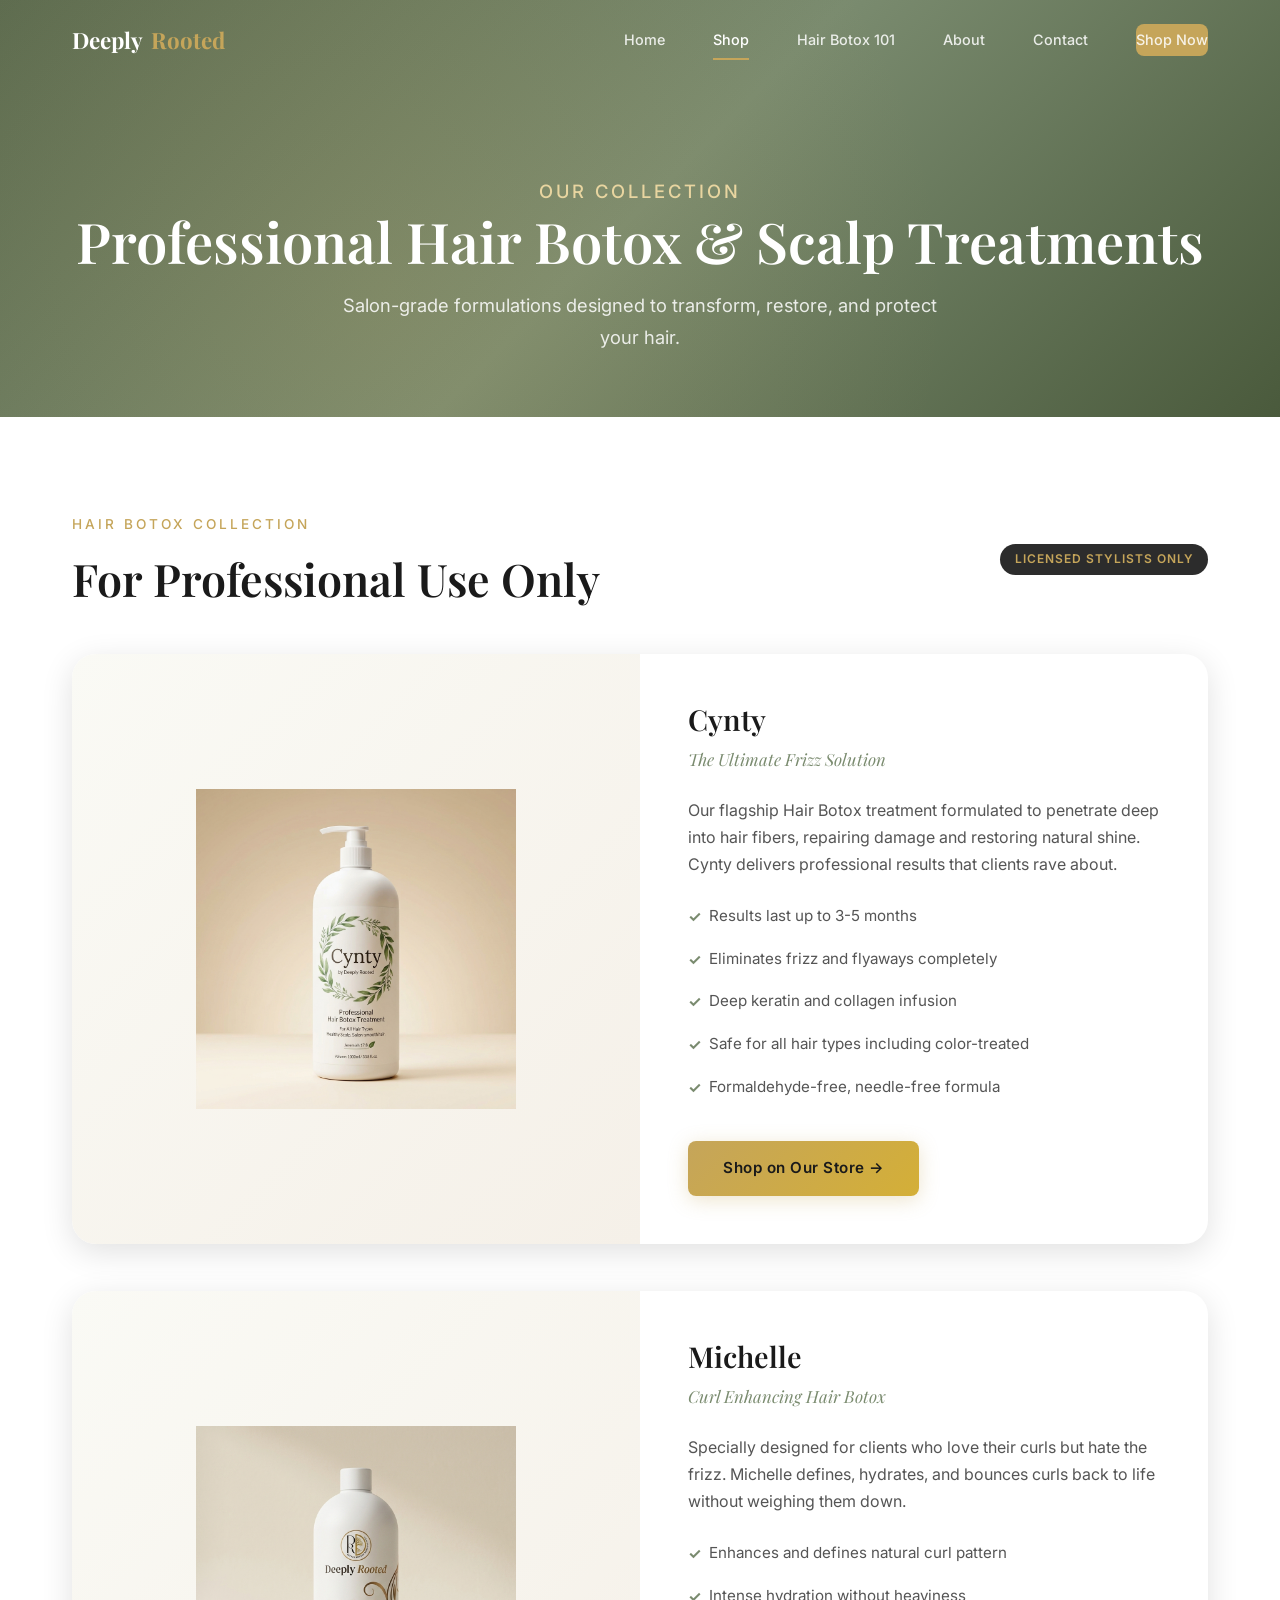
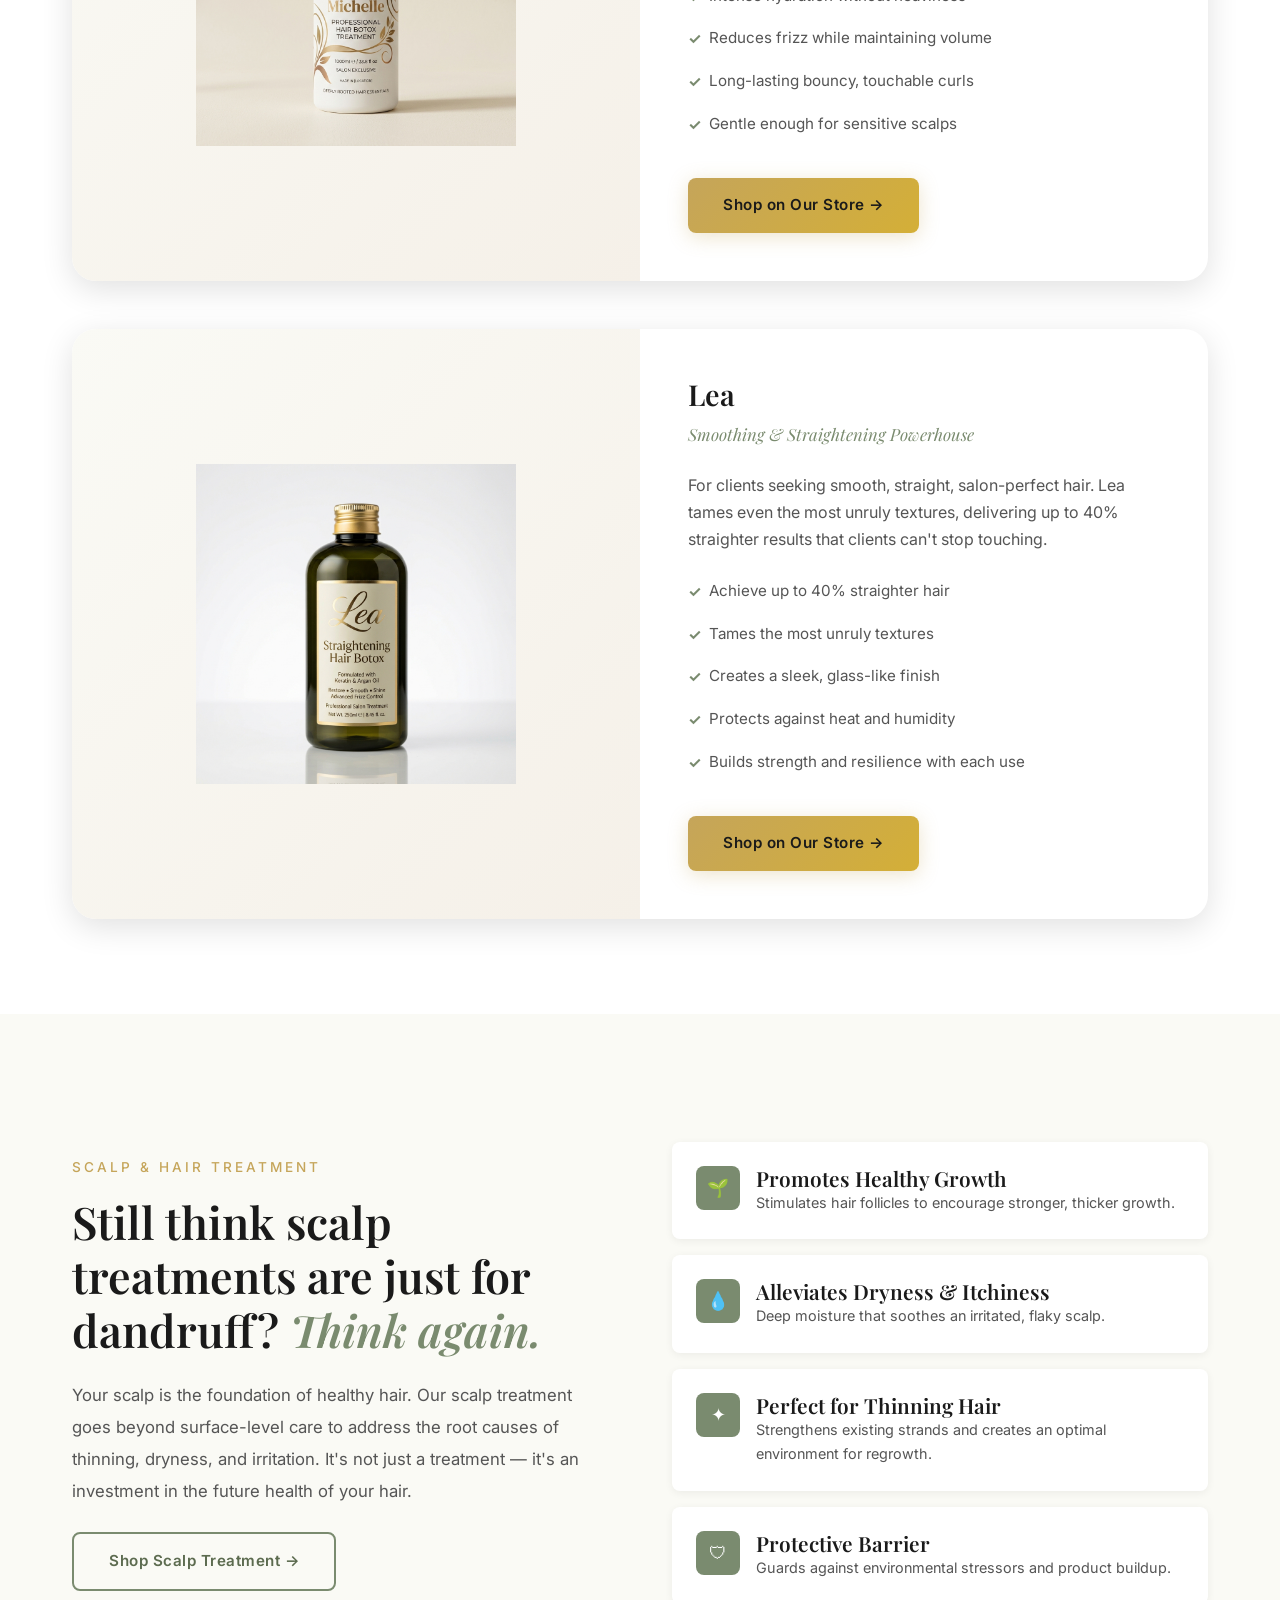
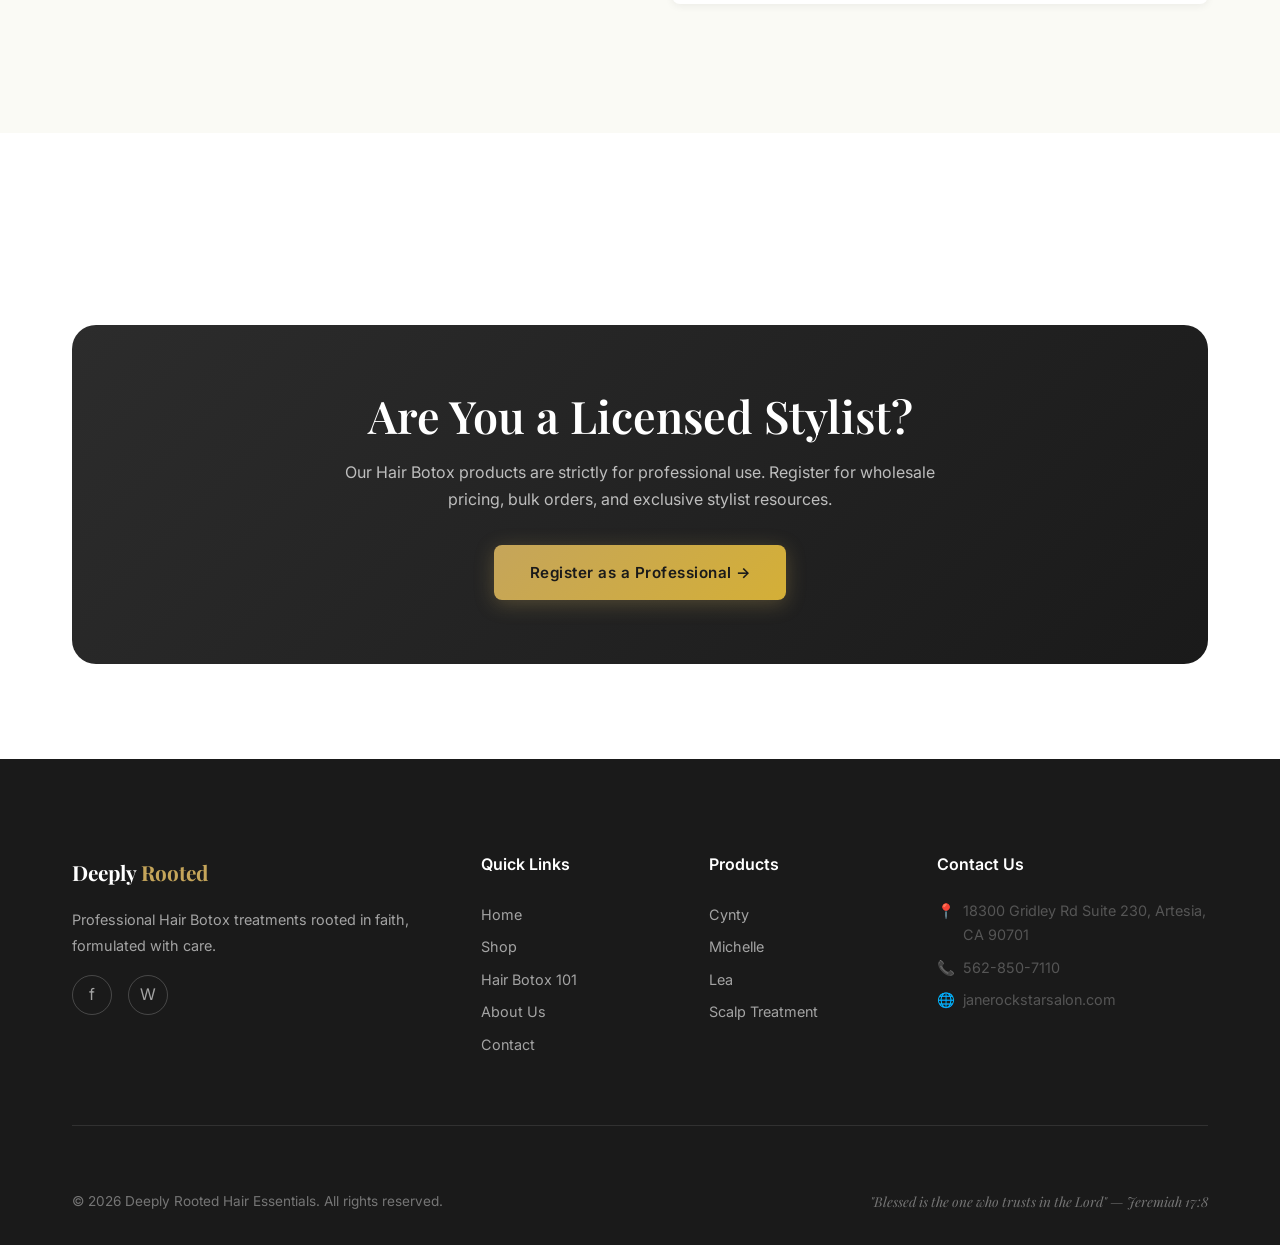
<file: products.html>
<!DOCTYPE html>
<html lang="en">
<head>
  <meta charset="UTF-8">
  <meta name="viewport" content="width=device-width, initial-scale=1.0">
  <title>Shop Hair Botox Treatments — Deeply Rooted Hair Essentials</title>
  <meta name="description" content="Shop professional Hair Botox treatments: Cynty, Michelle, and Lea. Plus scalp and hair treatments for thinning hair, dryness, and healthy growth.">
  <link rel="stylesheet" href="styles/main.css">
  <link rel="stylesheet" href="styles/pages/products.css">
</head>
<body>

  <!-- Navigation -->
  <nav class="navbar scrolled" id="navbar">
    <div class="container">
      <a href="index.html" class="nav-logo">Deeply <span>Rooted</span></a>
      <div class="nav-links">
        <a href="index.html">Home</a>
        <a href="products.html" class="active">Shop</a>
        <a href="hair-botox-101.html">Hair Botox 101</a>
        <a href="about.html">About</a>
        <a href="contact.html">Contact</a>
        <a href="https://hair-botox-deeply-rooted.myshopify.com" target="_blank" class="nav-cta">Shop Now</a>
      </div>
      <div class="hamburger" id="hamburger"><span></span><span></span><span></span></div>
    </div>
  </nav>
  <div class="mobile-overlay" id="mobile-overlay"></div>
  <div class="mobile-menu" id="mobile-menu">
    <a href="index.html">Home</a><a href="products.html">Shop</a><a href="hair-botox-101.html">Hair Botox 101</a><a href="about.html">About</a><a href="contact.html">Contact</a>
    <a href="https://hair-botox-deeply-rooted.myshopify.com" target="_blank" class="btn btn-primary" style="margin-top:1rem;">Shop Now</a>
  </div>

  <!-- Page Hero -->
  <section class="page-hero products-hero">
    <div class="container">
      <p class="subtitle" style="color:var(--color-gold-light);">Our Collection</p>
      <h1>Professional Hair Botox & Scalp Treatments</h1>
      <p>Salon-grade formulations designed to transform, restore, and protect your hair.</p>
    </div>
  </section>

  <!-- Hair Botox Product Line -->
  <section class="product-line section" id="hair-botox-line">
    <div class="container">
      <div class="product-line-header">
        <div>
          <p class="subtitle">Hair Botox Collection</p>
          <h2>For Professional Use Only</h2>
        </div>
        <span class="badge badge-pro">Licensed Stylists Only</span>
      </div>

      <!-- Cynty -->
      <div class="product-detail-card reveal" style="margin-bottom: var(--space-2xl);">
        <div class="product-detail-image">
          <img src="assets/images/product-cynty.png" alt="Cynty Hair Botox Treatment">
        </div>
        <div class="product-detail-info">
          <h3>Cynty</h3>
          <p class="product-tagline">The Ultimate Frizz Solution</p>
          <p>Our flagship Hair Botox treatment formulated to penetrate deep into hair fibers, repairing damage and restoring natural shine. Cynty delivers professional results that clients rave about.</p>
          <ul class="product-features">
            <li>Results last up to 3-5 months</li>
            <li>Eliminates frizz and flyaways completely</li>
            <li>Deep keratin and collagen infusion</li>
            <li>Safe for all hair types including color-treated</li>
            <li>Formaldehyde-free, needle-free formula</li>
          </ul>
          <a href="https://hair-botox-deeply-rooted.myshopify.com" target="_blank" class="btn btn-primary" style="align-self:flex-start;">Shop on Our Store →</a>
        </div>
      </div>

      <!-- Michelle -->
      <div class="product-detail-card reveal" style="margin-bottom: var(--space-2xl);">
        <div class="product-detail-image">
          <img src="assets/images/product-michelle.png" alt="Michelle Hair Botox Treatment">
        </div>
        <div class="product-detail-info">
          <h3>Michelle</h3>
          <p class="product-tagline">Curl Enhancing Hair Botox</p>
          <p>Specially designed for clients who love their curls but hate the frizz. Michelle defines, hydrates, and bounces curls back to life without weighing them down.</p>
          <ul class="product-features">
            <li>Enhances and defines natural curl pattern</li>
            <li>Intense hydration without heaviness</li>
            <li>Reduces frizz while maintaining volume</li>
            <li>Long-lasting bouncy, touchable curls</li>
            <li>Gentle enough for sensitive scalps</li>
          </ul>
          <a href="https://hair-botox-deeply-rooted.myshopify.com" target="_blank" class="btn btn-primary" style="align-self:flex-start;">Shop on Our Store →</a>
        </div>
      </div>

      <!-- Lea -->
      <div class="product-detail-card reveal">
        <div class="product-detail-image">
          <img src="assets/images/product-lea.png" alt="Lea Hair Botox Treatment">
        </div>
        <div class="product-detail-info">
          <h3>Lea</h3>
          <p class="product-tagline">Smoothing & Straightening Powerhouse</p>
          <p>For clients seeking smooth, straight, salon-perfect hair. Lea tames even the most unruly textures, delivering up to 40% straighter results that clients can't stop touching.</p>
          <ul class="product-features">
            <li>Achieve up to 40% straighter hair</li>
            <li>Tames the most unruly textures</li>
            <li>Creates a sleek, glass-like finish</li>
            <li>Protects against heat and humidity</li>
            <li>Builds strength and resilience with each use</li>
          </ul>
          <a href="https://hair-botox-deeply-rooted.myshopify.com" target="_blank" class="btn btn-primary" style="align-self:flex-start;">Shop on Our Store →</a>
        </div>
      </div>
    </div>
  </section>

  <!-- Scalp & Hair Treatment -->
  <section class="scalp-section" id="scalp-treatment">
    <div class="container">
      <div class="scalp-grid">
        <div class="reveal">
          <p class="subtitle">Scalp & Hair Treatment</p>
          <h2>Still think scalp treatments are just for dandruff? <em style="color:var(--color-sage);">Think again.</em></h2>
          <p style="font-size:1.05rem; line-height:1.9; margin: var(--space-lg) 0;">
            Your scalp is the foundation of healthy hair. Our scalp treatment goes beyond surface-level care to address the root causes of thinning, dryness, and irritation. It's not just a treatment — it's an investment in the future health of your hair.
          </p>
          <a href="https://hair-botox-deeply-rooted.myshopify.com" target="_blank" class="btn btn-outline">Shop Scalp Treatment →</a>
        </div>
        <div class="scalp-benefits-list reveal reveal-delay-1">
          <div class="scalp-benefit-item">
            <div class="scalp-benefit-icon">🌱</div>
            <div>
              <h4>Promotes Healthy Growth</h4>
              <p style="margin:0; font-size:0.9rem;">Stimulates hair follicles to encourage stronger, thicker growth.</p>
            </div>
          </div>
          <div class="scalp-benefit-item">
            <div class="scalp-benefit-icon">💧</div>
            <div>
              <h4>Alleviates Dryness & Itchiness</h4>
              <p style="margin:0; font-size:0.9rem;">Deep moisture that soothes an irritated, flaky scalp.</p>
            </div>
          </div>
          <div class="scalp-benefit-item">
            <div class="scalp-benefit-icon">✦</div>
            <div>
              <h4>Perfect for Thinning Hair</h4>
              <p style="margin:0; font-size:0.9rem;">Strengthens existing strands and creates an optimal environment for regrowth.</p>
            </div>
          </div>
          <div class="scalp-benefit-item">
            <div class="scalp-benefit-icon">🛡</div>
            <div>
              <h4>Protective Barrier</h4>
              <p style="margin:0; font-size:0.9rem;">Guards against environmental stressors and product buildup.</p>
            </div>
          </div>
        </div>
      </div>
    </div>
  </section>

  <!-- Professional CTA -->
  <section class="section">
    <div class="container">
      <div class="pro-cta-banner reveal">
        <h2>Are You a Licensed Stylist?</h2>
        <p>Our Hair Botox products are strictly for professional use. Register for wholesale pricing, bulk orders, and exclusive stylist resources.</p>
        <a href="contact.html#pro-registration" class="btn btn-primary">Register as a Professional →</a>
      </div>
    </div>
  </section>

  <!-- Footer -->
  <footer class="footer">
    <div class="container">
      <div class="footer-grid">
        <div class="footer-brand">
          <a href="index.html" class="nav-logo">Deeply <span>Rooted</span></a>
          <p>Professional Hair Botox treatments rooted in faith, formulated with care.</p>
          <div class="footer-social" style="margin-top:1rem;">
            <a href="https://www.facebook.com/profile.php?id=deeplyrooted" target="_blank" aria-label="Facebook">f</a>
            <a href="https://janerockstarsalon.com" target="_blank" aria-label="Website">W</a>
          </div>
        </div>
        <div><h4>Quick Links</h4><div class="footer-links"><a href="index.html">Home</a><a href="products.html">Shop</a><a href="hair-botox-101.html">Hair Botox 101</a><a href="about.html">About Us</a><a href="contact.html">Contact</a></div></div>
        <div><h4>Products</h4><div class="footer-links"><a href="products.html">Cynty</a><a href="products.html">Michelle</a><a href="products.html">Lea</a><a href="products.html">Scalp Treatment</a></div></div>
        <div><h4>Contact Us</h4><div class="footer-contact"><p><span>📍</span> 18300 Gridley Rd Suite 230, Artesia, CA 90701</p><p><span>📞</span> <a href="tel:5628507110">562-850-7110</a></p><p><span>🌐</span> <a href="https://janerockstarsalon.com" target="_blank">janerockstarsalon.com</a></p></div></div>
      </div>
      <div class="footer-bottom">
        <p>&copy; 2026 Deeply Rooted Hair Essentials. All rights reserved.</p>
        <p class="footer-scripture">"Blessed is the one who trusts in the Lord" — Jeremiah 17:8</p>
      </div>
    </div>
  </footer>

  <script src="scripts/main.js"></script>
</body>
</html>
</file>
<file: styles/main.css>
/* ============================================
   DEEPLY ROOTED HAIR ESSENTIALS — DESIGN SYSTEM
   ============================================ */

/* Google Fonts */
@import url('https://fonts.googleapis.com/css2?family=Playfair+Display:ital,wght@0,400;0,500;0,600;0,700;1,400;1,500&family=Inter:wght@300;400;500;600;700&display=swap');

/* ---- Design Tokens ---- */
:root {
  /* Colors */
  --color-sage: #7A8B6F;
  --color-sage-light: #9BAF8E;
  --color-sage-dark: #5C6B4F;
  --color-olive: #4A5A3C;
  --color-gold: #C5A55A;
  --color-gold-bright: #D4AF37;
  --color-gold-light: #E8D5A0;
  --color-white: #FFFFFF;
  --color-cream: #FAFAF5;
  --color-cream-warm: #F5F0E8;
  --color-charcoal: #2C2C2C;
  --color-black: #1A1A1A;
  --color-gray-100: #F7F7F7;
  --color-gray-200: #E8E8E8;
  --color-gray-300: #D1D1D1;
  --color-gray-500: #888888;
  --color-gray-700: #555555;
  --color-error: #C0392B;
  --color-success: #27AE60;

  /* Typography */
  --font-heading: 'Playfair Display', Georgia, serif;
  --font-body: 'Inter', -apple-system, sans-serif;

  /* Spacing */
  --space-xs: 0.25rem;
  --space-sm: 0.5rem;
  --space-md: 1rem;
  --space-lg: 1.5rem;
  --space-xl: 2rem;
  --space-2xl: 3rem;
  --space-3xl: 4rem;
  --space-4xl: 6rem;
  --space-5xl: 8rem;

  /* Layout */
  --max-width: 1200px;
  --nav-height: 80px;

  /* Borders & Radius */
  --radius-sm: 4px;
  --radius-md: 8px;
  --radius-lg: 16px;
  --radius-xl: 24px;
  --radius-full: 50%;

  /* Shadows */
  --shadow-sm: 0 2px 8px rgba(0,0,0,0.06);
  --shadow-md: 0 4px 16px rgba(0,0,0,0.08);
  --shadow-lg: 0 8px 32px rgba(0,0,0,0.12);
  --shadow-xl: 0 16px 48px rgba(0,0,0,0.16);
  --shadow-gold: 0 4px 20px rgba(197,165,90,0.3);

  /* Transitions */
  --transition-fast: 0.2s ease;
  --transition-base: 0.3s ease;
  --transition-slow: 0.5s ease;
  --transition-spring: 0.4s cubic-bezier(0.175, 0.885, 0.32, 1.275);
}

/* ---- Reset ---- */
*, *::before, *::after { box-sizing: border-box; margin: 0; padding: 0; }
html { scroll-behavior: smooth; font-size: 16px; }
body {
  font-family: var(--font-body);
  color: var(--color-charcoal);
  background: var(--color-white);
  line-height: 1.7;
  overflow-x: hidden;
  -webkit-font-smoothing: antialiased;
}
img { max-width: 100%; height: auto; display: block; }
a { text-decoration: none; color: inherit; transition: color var(--transition-fast); }
ul, ol { list-style: none; }
button, input, textarea, select {
  font-family: inherit; font-size: inherit; border: none; outline: none; background: none;
}
button { cursor: pointer; }

/* ---- Typography ---- */
h1, h2, h3, h4, h5 { font-family: var(--font-heading); font-weight: 600; line-height: 1.2; color: var(--color-black); }
h1 { font-size: clamp(2.2rem, 5vw, 3.5rem); }
h2 { font-size: clamp(1.8rem, 4vw, 2.8rem); }
h3 { font-size: clamp(1.3rem, 3vw, 1.8rem); }
h4 { font-size: clamp(1.1rem, 2vw, 1.3rem); }
p { margin-bottom: var(--space-md); color: var(--color-gray-700); }
.text-gold { color: var(--color-gold); }
.text-sage { color: var(--color-sage); }
.text-center { text-align: center; }
.subtitle {
  font-family: var(--font-body);
  font-size: 0.85rem;
  font-weight: 500;
  letter-spacing: 3px;
  text-transform: uppercase;
  color: var(--color-gold);
}

/* ---- Layout ---- */
.container { max-width: var(--max-width); margin: 0 auto; padding: 0 var(--space-xl); }
.section { padding: var(--space-4xl) 0; }
.section-header { text-align: center; max-width: 700px; margin: 0 auto var(--space-2xl); }
.section-header h2 { margin-bottom: var(--space-md); }
.section-header p { font-size: 1.1rem; }
.grid-2 { display: grid; grid-template-columns: repeat(2, 1fr); gap: var(--space-2xl); align-items: center; }
.grid-3 { display: grid; grid-template-columns: repeat(3, 1fr); gap: var(--space-xl); }
.grid-4 { display: grid; grid-template-columns: repeat(4, 1fr); gap: var(--space-xl); }

/* ---- Buttons ---- */
.btn {
  display: inline-flex; align-items: center; justify-content: center; gap: var(--space-sm);
  padding: 0.9rem 2.2rem; border-radius: var(--radius-md); font-weight: 600;
  font-size: 0.95rem; letter-spacing: 0.5px; transition: all var(--transition-base);
  position: relative; overflow: hidden;
}
.btn-primary {
  background: linear-gradient(135deg, var(--color-gold), var(--color-gold-bright));
  color: var(--color-black); box-shadow: var(--shadow-gold);
}
.btn-primary:hover { transform: translateY(-2px); box-shadow: 0 6px 28px rgba(197,165,90,0.45); }
.btn-secondary {
  background: transparent; color: var(--color-white);
  border: 2px solid rgba(255,255,255,0.6);
}
.btn-secondary:hover { background: rgba(255,255,255,0.1); border-color: var(--color-white); }
.btn-outline {
  background: transparent; color: var(--color-sage-dark);
  border: 2px solid var(--color-sage);
}
.btn-outline:hover { background: var(--color-sage); color: var(--color-white); }
.btn-dark {
  background: var(--color-charcoal); color: var(--color-white);
}
.btn-dark:hover { background: var(--color-black); transform: translateY(-2px); }

/* ---- Navigation ---- */
.navbar {
  position: fixed; top: 0; left: 0; right: 0; z-index: 1000;
  height: var(--nav-height); display: flex; align-items: center;
  transition: all var(--transition-base);
  background: transparent;
}
.navbar.scrolled {
  background: rgba(255, 255, 255, 0.65); backdrop-filter: blur(16px); -webkit-backdrop-filter: blur(16px);
  box-shadow: 0 1px 12px rgba(0,0,0,0.04);
}
.navbar .container { display: flex; align-items: center; justify-content: space-between; width: 100%; }
.nav-logo {
  display: flex; align-items: center; gap: 0.5rem;
  font-family: var(--font-heading); font-size: 1.4rem; font-weight: 700;
  color: var(--color-white); transition: color var(--transition-base);
  text-decoration: none;
}
.nav-logo span { color: var(--color-gold); }
.navbar.scrolled .nav-logo { color: var(--color-charcoal); }
.navbar.scrolled .nav-logo-text { color: var(--color-charcoal) !important; text-shadow: 0 1px 3px rgba(255,255,255,0.5); }
.navbar.scrolled .nav-logo-text em,
.navbar.scrolled .nav-logo-text span { color: var(--color-gold) !important; }
.nav-links { display: flex; align-items: center; gap: var(--space-2xl); }
.nav-links a {
  font-size: 0.9rem; font-weight: 500; color: rgba(255,255,255,0.85);
  position: relative; padding: var(--space-xs) 0;
  transition: color var(--transition-fast);
}
.nav-links a::after {
  content: ''; position: absolute; bottom: -4px; left: 0; width: 0; height: 2px;
  background: var(--color-gold); transition: width var(--transition-base);
}
.nav-links a:hover, .nav-links a.active { color: var(--color-white); }
.nav-links a:hover::after, .nav-links a.active::after { width: 100%; }
.navbar.scrolled .nav-links a { color: var(--color-charcoal); font-weight: 600; text-shadow: 0 1px 3px rgba(255,255,255,0.5); }
.navbar.scrolled .nav-links a:hover, .navbar.scrolled .nav-links a.active { color: var(--color-gold); }
.nav-cta {
  padding: 0.6rem 1.6rem; border-radius: var(--radius-md); font-weight: 600; font-size: 0.85rem;
  background: var(--color-gold); color: var(--color-black);
  transition: all var(--transition-base);
}
.nav-cta:hover { background: var(--color-gold-bright); transform: translateY(-1px); }
.nav-cta::after { display: none !important; }

/* Hamburger */
.hamburger { display: none; flex-direction: column; gap: 5px; cursor: pointer; z-index: 1001; }
.hamburger span {
  width: 26px; height: 2.5px; background: var(--color-white); border-radius: 2px;
  transition: all var(--transition-base);
}
.navbar.scrolled .hamburger span { background: var(--color-charcoal); }
.hamburger.active span:nth-child(1) { transform: rotate(45deg) translate(5px, 5px); }
.hamburger.active span:nth-child(2) { opacity: 0; }
.hamburger.active span:nth-child(3) { transform: rotate(-45deg) translate(5px, -5px); }

/* Mobile Menu */
.mobile-menu {
  display: none; position: fixed; top: 0; right: -100%; width: 80%; max-width: 360px; height: 100vh;
  background: var(--color-white); z-index: 999; padding: 100px var(--space-2xl) var(--space-2xl);
  box-shadow: var(--shadow-xl); transition: right var(--transition-slow);
  flex-direction: column; gap: var(--space-lg);
}
.mobile-menu.open { right: 0; }
.mobile-menu a {
  font-size: 1.1rem; font-weight: 500; color: var(--color-charcoal);
  padding: var(--space-md) 0; border-bottom: 1px solid var(--color-gray-200);
  display: block;
}
.mobile-menu a:hover { color: var(--color-sage-dark); }
.mobile-overlay {
  display: none; position: fixed; inset: 0; background: rgba(0,0,0,0.5); z-index: 998;
  opacity: 0; transition: opacity var(--transition-base);
}
.mobile-overlay.open { opacity: 1; }

/* ---- Cards ---- */
.card {
  background: var(--color-white); border-radius: var(--radius-lg);
  overflow: hidden; box-shadow: var(--shadow-md);
  transition: all var(--transition-base);
}
.card:hover { transform: translateY(-6px); box-shadow: var(--shadow-lg); }
.card-image { width: 100%; aspect-ratio: 1; overflow: hidden; background: var(--color-cream); }
.card-image img { width: 100%; height: 100%; object-fit: cover; transition: transform var(--transition-slow); }
.card:hover .card-image img { transform: scale(1.05); }
.card-body { padding: var(--space-lg); }
.card-body h3 { margin-bottom: var(--space-sm); }
.card-body p { font-size: 0.95rem; }

/* ---- Badges ---- */
.badge {
  display: inline-flex; align-items: center; gap: var(--space-xs);
  padding: 0.35rem 0.9rem; border-radius: var(--radius-xl); font-size: 0.75rem;
  font-weight: 600; text-transform: uppercase; letter-spacing: 1px;
}
.badge-gold { background: var(--color-gold-light); color: var(--color-olive); }
.badge-sage { background: rgba(122,139,111,0.15); color: var(--color-sage-dark); }
.badge-pro { background: var(--color-charcoal); color: var(--color-gold); }

/* ---- Forms ---- */
.form-group { margin-bottom: var(--space-lg); }
.form-group label {
  display: block; font-weight: 600; font-size: 0.9rem;
  margin-bottom: var(--space-sm); color: var(--color-charcoal);
}
.form-group label .required { color: var(--color-error); }
.form-input, .form-textarea, .form-select {
  width: 100%; padding: 0.85rem 1rem; border: 2px solid var(--color-gray-200);
  border-radius: var(--radius-md); font-size: 0.95rem;
  transition: border-color var(--transition-fast), box-shadow var(--transition-fast);
  background: var(--color-white);
}
.form-input:focus, .form-textarea:focus, .form-select:focus {
  border-color: var(--color-sage); box-shadow: 0 0 0 3px rgba(122,139,111,0.15);
}
.form-input.error, .form-textarea.error { border-color: var(--color-error); }
.form-textarea { min-height: 140px; resize: vertical; }
.form-error { color: var(--color-error); font-size: 0.8rem; margin-top: var(--space-xs); display: none; }
.form-success {
  background: rgba(39,174,96,0.1); border: 1px solid var(--color-success);
  color: var(--color-success); padding: var(--space-lg); border-radius: var(--radius-md);
  text-align: center; display: none;
}

/* ---- Page Hero ---- */
.page-hero {
  padding: calc(var(--nav-height) + var(--space-4xl)) 0 var(--space-4xl);
  background: linear-gradient(135deg, var(--color-sage-dark) 0%, var(--color-sage) 50%, var(--color-olive) 100%);
  color: var(--color-white); text-align: center; position: relative; overflow: hidden;
}
.page-hero::before {
  content: ''; position: absolute; inset: 0;
  background: radial-gradient(circle at 30% 70%, rgba(197,165,90,0.15) 0%, transparent 60%);
}
.page-hero h1 { color: var(--color-white); margin-bottom: var(--space-md); position: relative; }
.page-hero p { color: rgba(255,255,255,0.85); font-size: 1.15rem; max-width: 600px; margin: 0 auto; position: relative; }

/* ---- Footer ---- */
.footer {
  background: var(--color-black); color: rgba(255,255,255,0.7); padding: var(--space-4xl) 0 var(--space-xl);
}
.footer-grid {
  display: grid; grid-template-columns: 2fr 1fr 1fr 1.5fr; gap: var(--space-2xl);
  padding-bottom: var(--space-3xl); border-bottom: 1px solid rgba(255,255,255,0.1);
}
.footer-brand .nav-logo { color: var(--color-white); font-size: 1.3rem; display: inline-block; margin-bottom: var(--space-md); }
.footer-brand p { font-size: 0.9rem; line-height: 1.8; color: rgba(255,255,255,0.6); }
.footer h4 { color: var(--color-white); font-size: 1rem; margin-bottom: var(--space-lg); font-family: var(--font-body); font-weight: 600; }
.footer-links a { display: block; padding: var(--space-xs) 0; color: rgba(255,255,255,0.6); font-size: 0.9rem; }
.footer-links a:hover { color: var(--color-gold); }
.footer-contact p { font-size: 0.9rem; margin-bottom: var(--space-sm); display: flex; align-items: flex-start; gap: var(--space-sm); }
.footer-contact p span { color: var(--color-gold); flex-shrink: 0; }
.footer-bottom {
  display: flex; justify-content: space-between; align-items: center;
  padding-top: var(--space-xl); margin-top: var(--space-xl);
}
.footer-bottom p { font-size: 0.85rem; color: rgba(255,255,255,0.4); margin: 0; }
.footer-scripture { font-family: var(--font-heading); font-style: italic; font-size: 0.9rem; color: rgba(255,255,255,0.5); }
.footer-social { display: flex; gap: var(--space-md); }
.footer-social a {
  width: 40px; height: 40px; border-radius: var(--radius-full);
  border: 1px solid rgba(255,255,255,0.2); display: flex; align-items: center; justify-content: center;
  color: rgba(255,255,255,0.6); transition: all var(--transition-base);
}
.footer-social a:hover { border-color: var(--color-gold); color: var(--color-gold); background: rgba(197,165,90,0.1); }

/* ---- Scroll Reveal (Blur In/Out) ---- */
.reveal {
  opacity: 0; transform: translateY(30px); filter: blur(8px);
  transition: opacity 0.7s cubic-bezier(0.5, 0, 0, 1),
              transform 0.7s cubic-bezier(0.5, 0, 0, 1),
              filter 0.6s cubic-bezier(0.5, 0, 0, 1);
  will-change: opacity, transform, filter;
}
.reveal.visible {
  opacity: 1; transform: translateY(0) translateX(0) scale(1) rotate(0deg); filter: blur(0);
}
.reveal-left { opacity: 0; transform: translateX(-60px); filter: blur(8px); }
.reveal-right { opacity: 0; transform: translateX(60px); filter: blur(8px); }
.reveal-scale { opacity: 0; transform: scale(0.82); filter: blur(10px); }
.reveal-rotate { opacity: 0; transform: rotate(-4deg) translateY(20px); filter: blur(8px); }
.reveal-blur { opacity: 0; filter: blur(16px); transform: translateY(15px); }
.reveal-delay-1 { transition-delay: 0.1s; }
.reveal-delay-2 { transition-delay: 0.2s; }
.reveal-delay-3 { transition-delay: 0.3s; }
.reveal-delay-4 { transition-delay: 0.4s; }
.reveal-delay-5 { transition-delay: 0.5s; }
.reveal-delay-6 { transition-delay: 0.6s; }

/* ---- Safety Fallback: show content if JS hasn't initialized after 4s ---- */
/* This ensures images/content aren't permanently hidden on mobile phones
   where IntersectionObserver may not fire correctly */
@keyframes revealFallback {
  to {
    opacity: 1;
    transform: none;
    filter: none;
  }
}
.reveal, .reveal-left, .reveal-right, .reveal-scale, .reveal-rotate, .reveal-blur {
  animation: revealFallback 0s 4s forwards;
}

/* ---- Parallax Utility ---- */
.parallax-layer { will-change: transform; transition: transform 0.1s linear; }

/* ---- Button Ripple ---- */
.btn-ripple { position: relative; overflow: hidden; }
.btn-ripple .ripple-wave {
  position: absolute; border-radius: 50%;
  background: rgba(255,255,255,0.35);
  transform: scale(0); animation: rippleAnim 0.6s ease-out forwards;
  pointer-events: none;
}
@keyframes rippleAnim {
  to { transform: scale(4); opacity: 0; }
}

/* ---- Reduced Motion ---- */
@media (prefers-reduced-motion: reduce) {
  *, *::before, *::after {
    animation-duration: 0.01ms !important;
    animation-iteration-count: 1 !important;
    transition-duration: 0.01ms !important;
  }
  .reveal, .reveal-left, .reveal-right, .reveal-scale, .reveal-rotate, .reveal-blur {
    opacity: 1; transform: none; filter: none;
  }
}

/* ---- Responsive ---- */
@media (max-width: 1024px) {
  .grid-4 { grid-template-columns: repeat(2, 1fr); }
  .footer-grid { grid-template-columns: repeat(2, 1fr); }
}
@media (max-width: 768px) {
  .nav-links { display: none; }
  .hamburger { display: flex; }
  .mobile-menu { display: flex; }
  .grid-2 { grid-template-columns: 1fr; }
  .grid-3 { grid-template-columns: 1fr; }
  .grid-4 { grid-template-columns: 1fr; }
  .section { padding: var(--space-2xl) 0; }
  .footer-grid { grid-template-columns: 1fr; }
  .footer-bottom { flex-direction: column; gap: var(--space-md); text-align: center; }
  .container { padding: 0 var(--space-md); }
}
</file>
<file: styles/pages/products.css>
/* ---- Products Page Styles ---- */

.products-hero { padding-bottom: var(--space-3xl); }
.product-line { padding: var(--space-4xl) 0; }
.product-line-header {
  display: flex; align-items: center; justify-content: space-between;
  margin-bottom: var(--space-2xl); flex-wrap: wrap; gap: var(--space-md);
}
.product-detail-card {
  background: var(--color-white); border-radius: var(--radius-xl);
  overflow: hidden; box-shadow: var(--shadow-lg); display: grid;
  grid-template-columns: 1fr 1fr; transition: all var(--transition-base);
}
.product-detail-card:hover { box-shadow: var(--shadow-xl); }
.product-detail-image {
  background: linear-gradient(135deg, var(--color-cream), var(--color-cream-warm));
  display: flex; align-items: center; justify-content: center; padding: var(--space-2xl);
  min-height: 380px;
}
.product-detail-image img { max-height: 320px; object-fit: contain; }
.product-detail-info { padding: var(--space-2xl); display: flex; flex-direction: column; justify-content: center; }
.product-detail-info h3 { font-size: 1.8rem; margin-bottom: var(--space-sm); }
.product-detail-info .product-tagline {
  font-family: var(--font-heading); font-style: italic; color: var(--color-sage);
  font-size: 1.05rem; margin-bottom: var(--space-lg);
}
.product-features { margin-bottom: var(--space-xl); }
.product-features li {
  padding: var(--space-sm) 0; font-size: 0.95rem; color: var(--color-gray-700);
  display: flex; align-items: flex-start; gap: var(--space-sm);
}
.product-features li::before {
  content: '✓'; color: var(--color-sage); font-weight: 700; flex-shrink: 0; margin-top: 1px;
}

/* Scalp Treatment */
.scalp-section {
  background: var(--color-cream); padding: var(--space-5xl) 0;
}
.scalp-grid { display: grid; grid-template-columns: 1fr 1fr; gap: var(--space-3xl); align-items: center; }
.scalp-benefits-list { display: grid; gap: var(--space-md); }
.scalp-benefit-item {
  display: flex; align-items: flex-start; gap: var(--space-md);
  padding: var(--space-lg); background: var(--color-white);
  border-radius: var(--radius-md); box-shadow: var(--shadow-sm);
}
.scalp-benefit-icon {
  width: 44px; height: 44px; flex-shrink: 0;
  background: var(--color-sage); border-radius: var(--radius-md);
  display: flex; align-items: center; justify-content: center;
  color: var(--color-white); font-size: 1.1rem;
}

/* Pro CTA Banner */
.pro-cta-banner {
  background: linear-gradient(135deg, var(--color-charcoal), var(--color-black));
  padding: var(--space-3xl); border-radius: var(--radius-xl);
  text-align: center; color: var(--color-white); margin-top: var(--space-4xl);
}
.pro-cta-banner h2 { color: var(--color-white); margin-bottom: var(--space-md); }
.pro-cta-banner p { color: rgba(255,255,255,0.7); max-width: 600px; margin: 0 auto var(--space-xl); }

@media (max-width: 768px) {
  .product-detail-card { grid-template-columns: 1fr; }
  .product-detail-image { min-height: 280px; }
  .scalp-grid { grid-template-columns: 1fr; }
}
</file>
